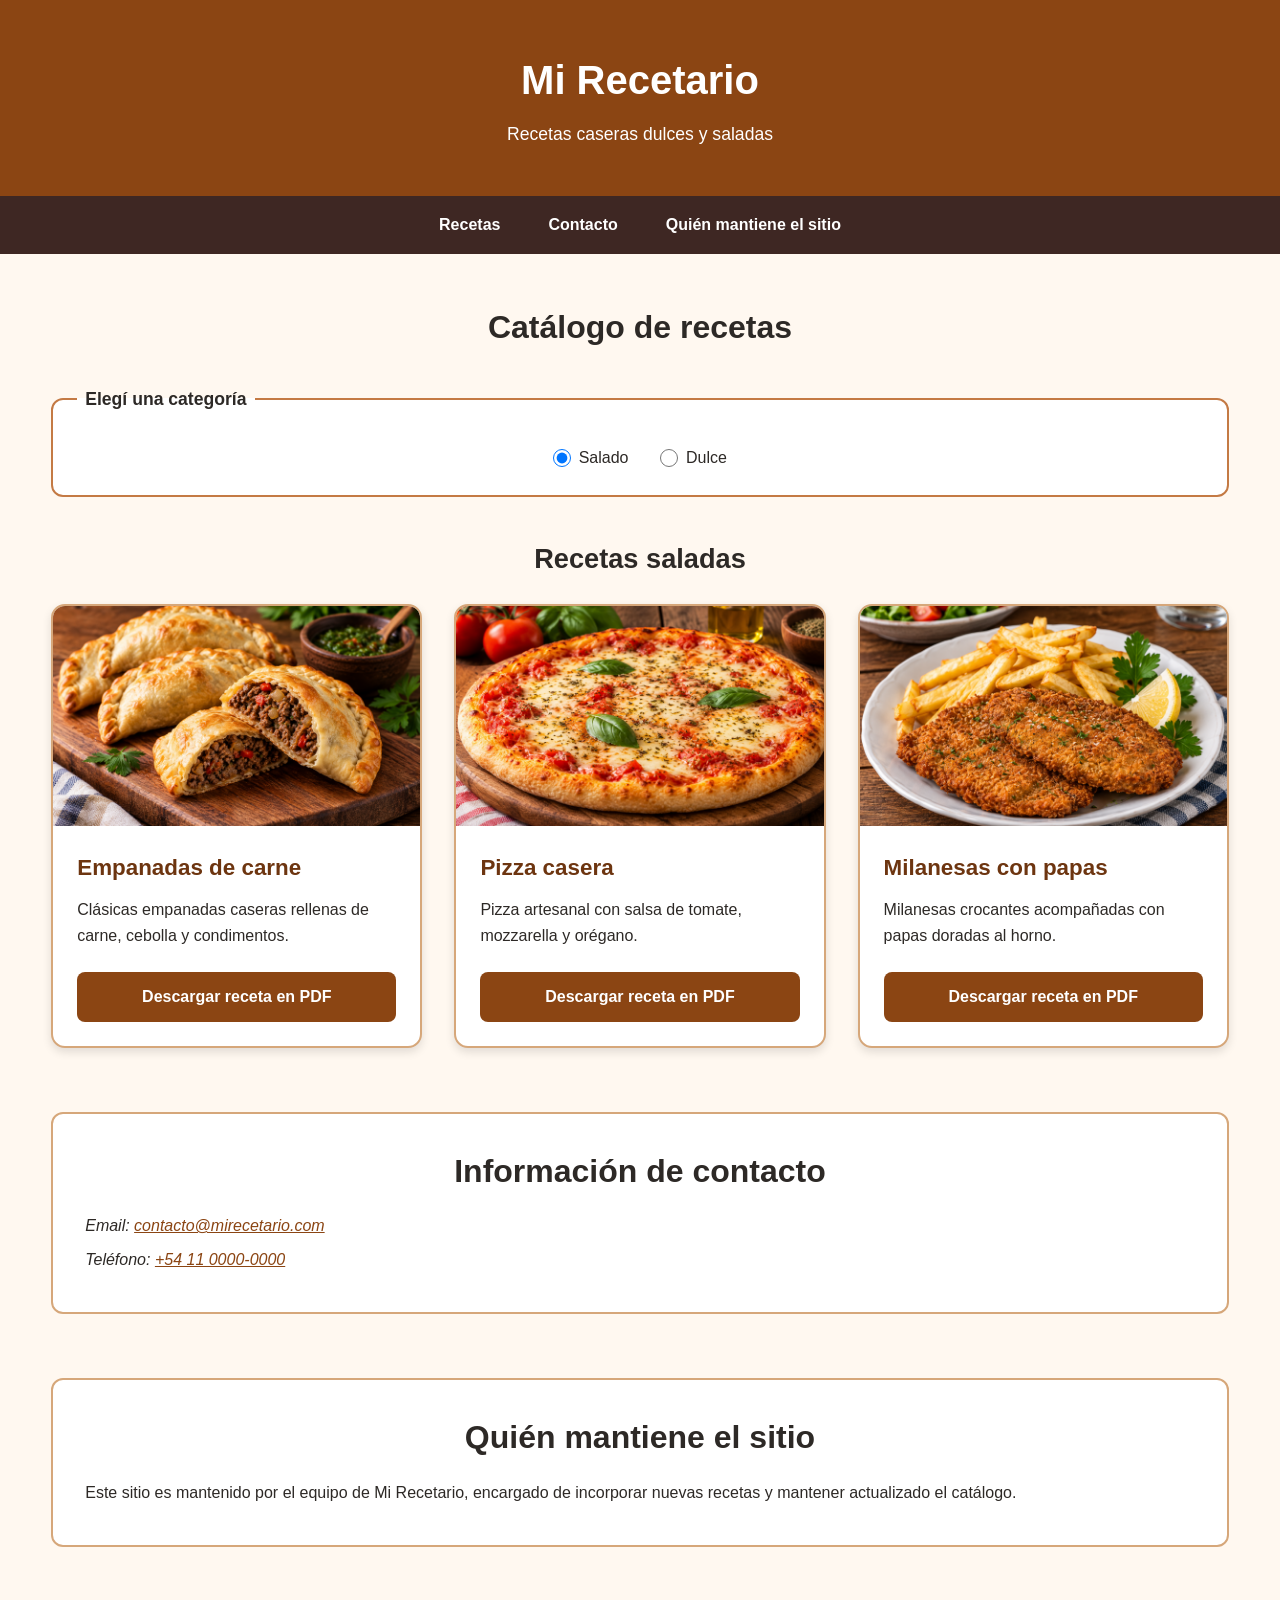
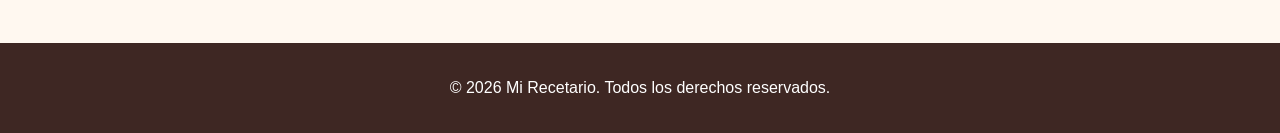
<file: sitioChatGPT/index.html>
<!DOCTYPE html>
<html lang="es">
<head>
    <meta charset="UTF-8">
    <meta name="viewport" content="width=device-width, initial-scale=1.0">
    <meta name="description" content="Sitio web de recetas de cocina dulces y saladas.">
    <title>Recetario</title>

    <link rel="stylesheet" href="estilosIA.css">
</head>

<body>

    <header>
        <h1>Mi Recetario</h1>
        <p>Recetas caseras dulces y saladas</p>
    </header>

    <nav aria-label="Navegación principal">
        <ul>
            <li><a href="#recetas">Recetas</a></li>
            <li><a href="#contacto">Contacto</a></li>
            <li><a href="#mantenimiento">Quién mantiene el sitio</a></li>
        </ul>
    </nav>

    <main>

        <section id="recetas" aria-labelledby="titulo-recetas">

            <h2 id="titulo-recetas">Catálogo de recetas</h2>

            <!--
                Los radio buttons permiten seleccionar una categoría
                y CSS se encarga de mostrar las recetas correspondientes.
            -->
            <fieldset class="selector-categoria">

                <legend>Elegí una categoría</legend>

                <div class="opciones-categoria">

                    <div>
                        <input
                            type="radio"
                            id="categoria-salado"
                            name="categoria"
                            value="salado"
                            checked
                        >
                        <label for="categoria-salado">Salado</label>
                    </div>

                    <div>
                        <input
                            type="radio"
                            id="categoria-dulce"
                            name="categoria"
                            value="dulce"
                        >
                        <label for="categoria-dulce">Dulce</label>
                    </div>

                </div>

            </fieldset>

            <!-- RECETAS SALADAS -->
            <section
                id="salado"
                class="recetas categoria-salada"
                aria-labelledby="titulo-salado"
            >
                <h3 id="titulo-salado">Recetas saladas</h3>

                <div class="grilla-recetas">

                    <article class="receta">
                        <img
                            src="imágenes/receta1.png"
                            alt="Empanadas caseras de carne"
                        >

                        <div class="contenido-receta">
                            <h4>Empanadas de carne</h4>

                            <p>
                                Clásicas empanadas caseras rellenas de carne,
                                cebolla y condimentos.
                            </p>

                            <a
                                class="boton-pdf"
                                href="recetarios/receta1.pdf"
                                download
                            >
                                Descargar receta en PDF
                            </a>
                        </div>
                    </article>

                    <article class="receta">
                        <img
                            src="imágenes/receta2.png"
                            alt="Pizza casera con queso y tomate"
                        >

                        <div class="contenido-receta">
                            <h4>Pizza casera</h4>

                            <p>
                                Pizza artesanal con salsa de tomate,
                                mozzarella y orégano.
                            </p>

                            <a
                                class="boton-pdf"
                                href="recetarios/receta2.pdf"
                                download
                            >
                                Descargar receta en PDF
                            </a>
                        </div>
                    </article>

                    <article class="receta">
                        <img
                            src="imágenes/receta3.png"
                            alt="Milanesas caseras acompañadas con papas"
                        >

                        <div class="contenido-receta">
                            <h4>Milanesas con papas</h4>

                            <p>
                                Milanesas crocantes acompañadas con
                                papas doradas al horno.
                            </p>

                            <a
                                class="boton-pdf"
                                href="recetarios/receta3.pdf"
                                download
                            >
                                Descargar receta en PDF
                            </a>
                        </div>
                    </article>

                </div>
            </section>

            <!-- RECETAS DULCES -->
            <section
                id="dulce"
                class="recetas categoria-dulce"
                aria-labelledby="titulo-dulce"
            >
                <h3 id="titulo-dulce">Recetas dulces</h3>

                <div class="grilla-recetas">

                    <article class="receta">
                        <img
                            src="imágenes/receta4.png"
                            alt="Torta de chocolate decorada"
                        >

                        <div class="contenido-receta">
                            <h4>Torta de chocolate</h4>

                            <p>
                                Una torta húmeda de chocolate ideal
                                para compartir.
                            </p>

                            <a
                                class="boton-pdf"
                                href="recetarios/receta4.pdf"
                                download
                            >
                                Descargar receta en PDF
                            </a>
                        </div>
                    </article>

                    <article class="receta">
                        <img
                            src="imágenes/receta5.png"
                            alt="Alfajores caseros rellenos con dulce de leche"
                        >

                        <div class="contenido-receta">
                            <h4>Alfajores de dulce de leche</h4>

                            <p>
                                Delicados alfajores caseros rellenos
                                con dulce de leche.
                            </p>

                            <a
                                class="boton-pdf"
                                href="recetarios/receta5.pdf"
                                download
                            >
                                Descargar receta en PDF
                            </a>
                        </div>
                    </article>

                    <article class="receta">
                        <img
                            src="imágenes/receta6.png"
                            alt="Budín de vainilla casero"
                        >

                        <div class="contenido-receta">
                            <h4>Budín de vainilla</h4>

                            <p>
                                Budín suave y esponjoso, perfecto
                                para acompañar el mate.
                            </p>

                            <a
                                class="boton-pdf"
                                href="recetarios/receta6.pdf"
                                download
                            >
                                Descargar receta en PDF
                            </a>
                        </div>
                    </article>

                </div>
            </section>

        </section>

        <section id="contacto" class="informacion">
            <h2>Información de contacto</h2>

            <address>
                <p>
                    Email:
                    <a href="mailto:contacto@mirecetario.com">
                        contacto@mirecetario.com
                    </a>
                </p>

                <p>
                    Teléfono:
                    <a href="tel:+541100000000">
                        +54 11 0000-0000
                    </a>
                </p>
            </address>
        </section>

        <section id="mantenimiento" class="informacion">
            <h2>Quién mantiene el sitio</h2>

            <p>
                Este sitio es mantenido por el equipo de Mi Recetario,
                encargado de incorporar nuevas recetas y mantener
                actualizado el catálogo.
            </p>
        </section>

    </main>

    <footer>
        <p>&copy; 2026 Mi Recetario. Todos los derechos reservados.</p>
    </footer>

</body>
</html>
</file>
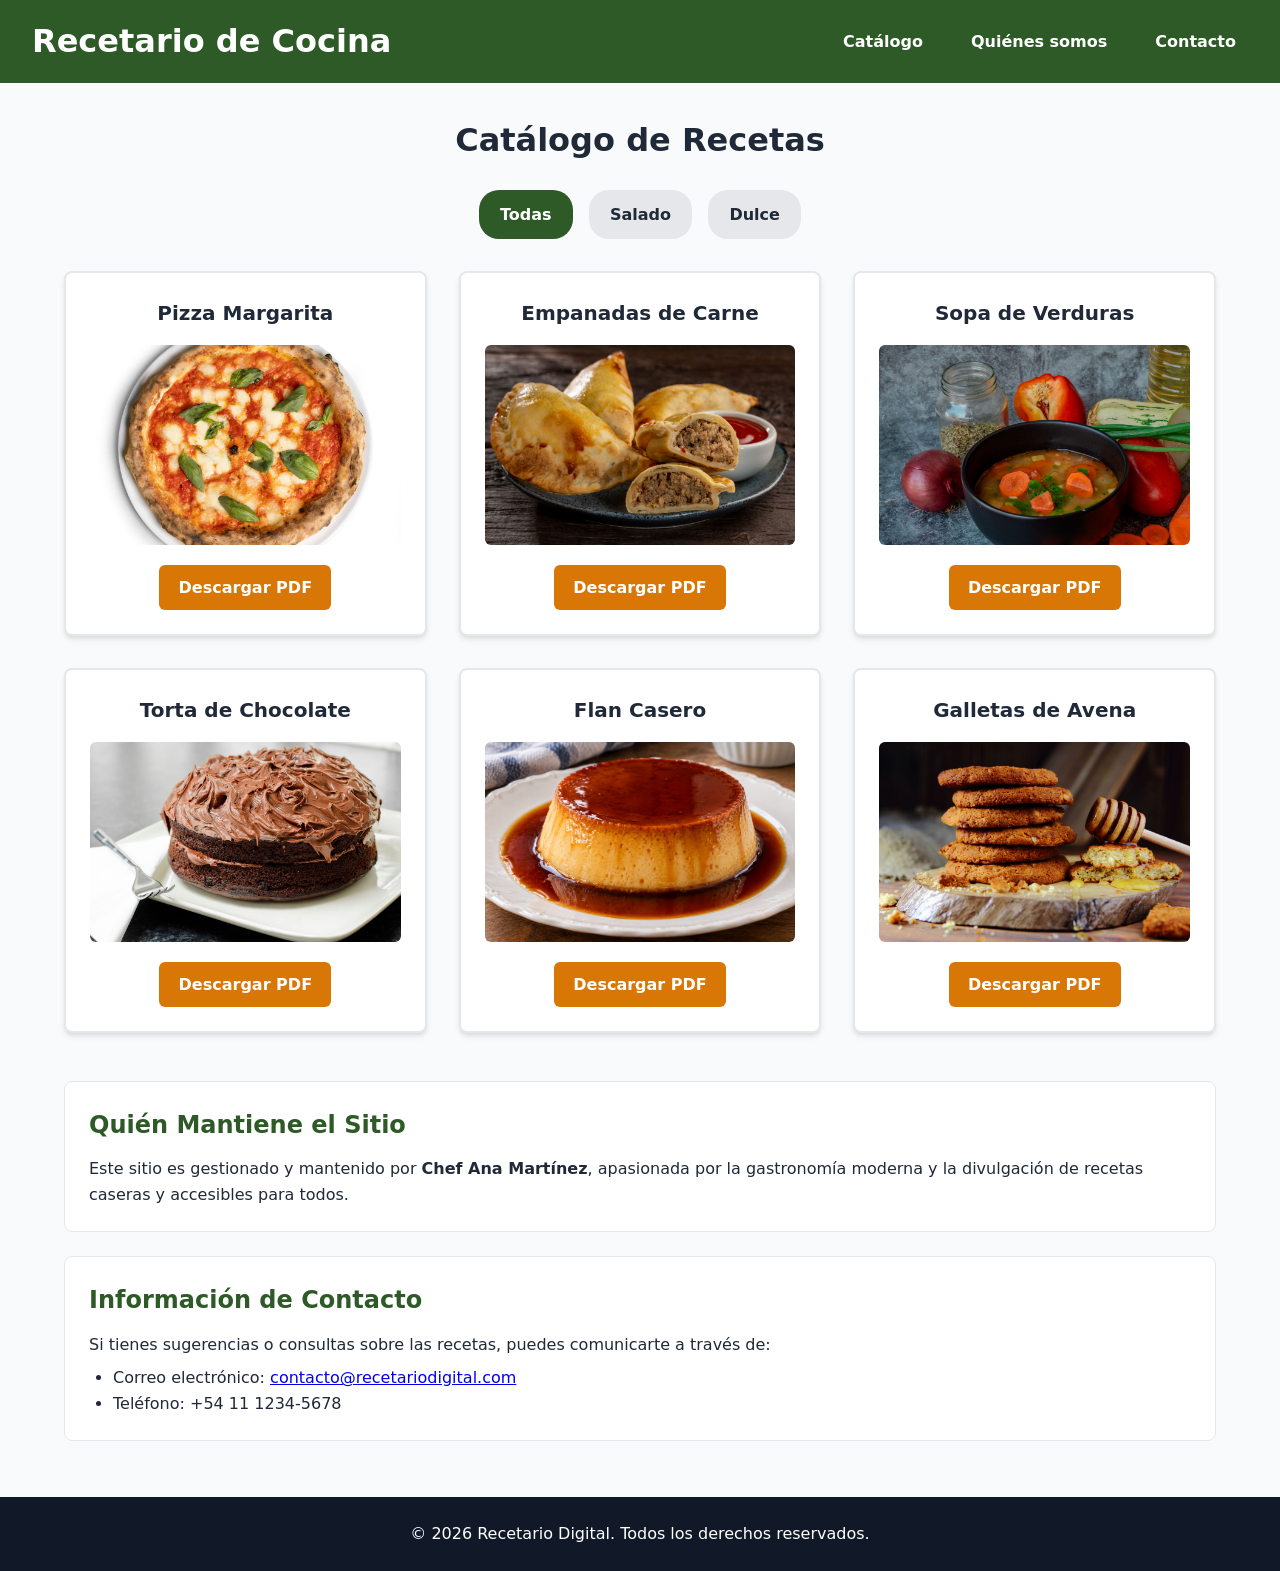
<file: sitioGemini/index.html>
<!DOCTYPE html>
<html lang="es">
<head>
  <meta charset="UTF-8">
  <meta name="viewport" content="width=device-width, initial-scale=1.0">
  <meta name="description" content="Recetario digital de cocina con deliciosas recetas saladas y dulces.">
  <title>Recetario Digital</title>
  <link rel="stylesheet" href="estilosIA.css">
</head>
<body>

  <!-- Encabezado y Navegación Principal -->
  <header class="header">
    <div class="logo">
      <h1>Recetario de Cocina</h1>
    </div>
    <nav aria-label="Navegación principal">
      <ul class="nav-links">
        <li><a href="#catalogo">Catálogo</a></li>
        <li><a href="#autor">Quiénes somos</a></li>
        <li><a href="#contacto">Contacto</a></li>
      </ul>
    </nav>
  </header>

  <main class="contenedor-principal">

    <!-- Sección del Catálogo de Recetas -->
    <section id="catalogo" class="seccion-catalogo" aria-labelledby="titulo-catalogo">
      <h2 id="titulo-catalogo">Catálogo de Recetas</h2>

      <!-- Radio buttons en el mismo nivel jerárquico que la grilla -->
      <input type="radio" id="cat-todas" name="categoria" value="todas" checked class="radio-filtro">
      <input type="radio" id="cat-salado" name="categoria" value="salado" class="radio-filtro">
      <input type="radio" id="cat-dulce" name="categoria" value="dulce" class="radio-filtro">

      <!-- Botones visuales asociados a los radio buttons -->
      <div class="filtro-categorias" role="radiogroup" aria-label="Filtro por categoría">
        <label for="cat-todas">Todas</label>
        <label for="cat-salado">Salado</label>
        <label for="cat-dulce">Dulce</label>
      </div>

      <!-- Grilla de Recetas -->
      <div class="grid-recetas">

        <!-- ===== CATEGORÍA: SALADO ===== -->
        <article class="tarjeta-receta salado">
          <h3>Pizza Margarita</h3>
          <div class="imagen-contenedor">
            <img src="imágenes/receta1.png" alt="Pizza Margarita recién horneada con albahaca fresca y queso fundido">
          </div>
          <a href="recetarios/receta1.pdf" class="btn-descarga" download aria-label="Descargar PDF de receta Pizza Margarita">
            Descargar PDF
          </a>
        </article>

        <article class="tarjeta-receta salado">
          <h3>Empanadas de Carne</h3>
          <div class="imagen-contenedor">
            <img src="imágenes/receta2.png" alt="Empanadas doradas de carne cocinadas al horno">
          </div>
          <a href="recetarios/receta2.pdf" class="btn-descarga" download aria-label="Descargar PDF de receta Empanadas de Carne">
            Descargar PDF
          </a>
        </article>

        <article class="tarjeta-receta salado">
          <h3>Sopa de Verduras</h3>
          <div class="imagen-contenedor">
            <img src="imágenes/receta3.png" alt="Tazón de sopa casera con verduras variadas picadas">
          </div>
          <a href="recetarios/receta3.pdf" class="btn-descarga" download aria-label="Descargar PDF de receta Sopa de Verduras">
            Descargar PDF
          </a>
        </article>

        <!-- ===== CATEGORÍA: DULCE ===== -->
        <article class="tarjeta-receta dulce">
          <h3>Torta de Chocolate</h3>
          <div class="imagen-contenedor">
            <img src="imágenes/receta4.png" alt="Porción de torta húmeda de chocolate con cobertura esponjosa">
          </div>
          <a href="recetarios/receta4.pdf" class="btn-descarga" download aria-label="Descargar PDF de receta Torta de Chocolate">
            Descargar PDF
          </a>
        </article>

        <article class="tarjeta-receta dulce">
          <h3>Flan Casero</h3>
          <div class="imagen-contenedor">
            <img src="imágenes/receta5.png" alt="Flan casero tradicional de huevo servido con abundante caramelo">
          </div>
          <a href="recetarios/receta5.pdf" class="btn-descarga" download aria-label="Descargar PDF de receta Flan Casero">
            Descargar PDF
          </a>
        </article>

        <article class="tarjeta-receta dulce">
          <h3>Galletas de Avena</h3>
          <div class="imagen-contenedor">
            <img src="imágenes/receta6.png" alt="Plato con galletas crocantes de avena y pasas de uva">
          </div>
          <a href="recetarios/receta6.pdf" class="btn-descarga" download aria-label="Descargar PDF de receta Galletas de Avena">
            Descargar PDF
          </a>
        </article>

      </div>
    </section>

    <!-- Información del Mantenedor -->
    <section id="autor" class="seccion-info" aria-labelledby="titulo-autor">
      <h2 id="titulo-autor">Quién Mantiene el Sitio</h2>
      <p>Este sitio es gestionado y mantenido por <strong>Chef Ana Martínez</strong>, apasionada por la gastronomía moderna y la divulgación de recetas caseras y accesibles para todos.</p>
    </section>

    <!-- Información de Contacto -->
    <section id="contacto" class="seccion-info" aria-labelledby="titulo-contacto">
      <h2 id="titulo-contacto">Información de Contacto</h2>
      <p>Si tienes sugerencias o consultas sobre las recetas, puedes comunicarte a través de:</p>
      <ul>
        <li>Correo electrónico: <a href="mailto:contacto@recetariodigital.com">contacto@recetariodigital.com</a></li>
        <li>Teléfono: +54 11 1234-5678</li>
      </ul>
    </section>

  </main>

  <!-- Pie de página -->
  <footer class="footer">
    <p>&copy; 2026 Recetario Digital. Todos los derechos reservados.</p>
  </footer>

</body>
</html>
</file>
<file: sitioChatGPT/estilosIA.css>
/* =========================
   ESTILOS GENERALES
   ========================= */

* {
    box-sizing: border-box;
    margin: 0;
    padding: 0;
}

html {
    scroll-behavior: smooth;
}

body {
    font-family: Arial, Helvetica, sans-serif;
    line-height: 1.6;
    color: #2d2926;
    background-color: #fff8f0;
}

a {
    color: #8b4513;
}

a:focus,
input:focus {
    outline: 3px solid #1d70b8;
    outline-offset: 3px;
}


/* =========================
   ENCABEZADO
   ========================= */

header {
    text-align: center;
    padding: 3rem 1rem;
    background-color: #8b4513;
    color: white;
}

header h1 {
    font-size: 2.5rem;
    margin-bottom: 0.5rem;
}

header p {
    font-size: 1.1rem;
}


/* =========================
   NAVEGACIÓN
   ========================= */

nav {
    background-color: #3e2723;
    position: sticky;
    top: 0;
    z-index: 10;
}

nav ul {
    list-style: none;
    display: flex;
    justify-content: center;
    flex-wrap: wrap;
}

nav a {
    display: block;
    padding: 1rem 1.5rem;
    color: white;
    text-decoration: none;
    font-weight: bold;
}

nav a:hover,
nav a:focus {
    background-color: #6d4c41;
}


/* =========================
   CONTENIDO PRINCIPAL
   ========================= */

main {
    width: min(1200px, 92%);
    margin: 0 auto;
    padding: 3rem 0;
}

main h2 {
    text-align: center;
    margin-bottom: 2rem;
    font-size: 2rem;
}


/* =========================
   SELECTOR DE CATEGORÍA
   ========================= */

.selector-categoria {
    border: 2px solid #c47a44;
    border-radius: 12px;
    padding: 1.5rem;
    margin-bottom: 2.5rem;
    background-color: #fff;
}

.selector-categoria legend {
    font-weight: bold;
    padding: 0 0.5rem;
    font-size: 1.1rem;
}

.opciones-categoria {
    display: flex;
    justify-content: center;
    gap: 2rem;
    margin-top: 0.5rem;
}

.opciones-categoria div {
    display: flex;
    align-items: center;
    gap: 0.5rem;
}

.opciones-categoria input {
    width: 1.1rem;
    height: 1.1rem;
}


/* =========================
   SISTEMA DE CATEGORÍAS
   ========================= */

/*
   Inicialmente ocultamos las dos categorías.
*/

.recetas {
    display: none;
}

/*
   Si se selecciona "Salado", mostramos
   solamente las recetas saladas.
*/

body:has(#categoria-salado:checked) .categoria-salada {
    display: block;
}

/*
   Si se selecciona "Dulce", mostramos
   solamente las recetas dulces.
*/

body:has(#categoria-dulce:checked) .categoria-dulce {
    display: block;
}

.recetas > h3 {
    text-align: center;
    font-size: 1.7rem;
    margin-bottom: 1.5rem;
}


/* =========================
   TARJETAS DE RECETAS
   ========================= */

.grilla-recetas {
    display: grid;
    grid-template-columns: repeat(3, 1fr);
    gap: 2rem;
}

.receta {
    background-color: white;
    border: 2px solid #d6a77a;
    border-radius: 14px;
    overflow: hidden;

    box-shadow: 0 4px 10px rgba(0, 0, 0, 0.12);

    display: flex;
    flex-direction: column;

    transition:
        transform 0.2s ease,
        box-shadow 0.2s ease;
}

.receta:hover {
    transform: translateY(-4px);
    box-shadow: 0 8px 18px rgba(0, 0, 0, 0.16);
}

.receta img {
    display: block;
    width: 100%;
    height: 220px;
    object-fit: cover;
}

.contenido-receta {
    padding: 1.5rem;

    display: flex;
    flex-direction: column;
    flex-grow: 1;
}

.contenido-receta h4 {
    font-size: 1.4rem;
    margin-bottom: 0.7rem;
    color: #6d3510;
}

.contenido-receta p {
    margin-bottom: 1.5rem;
}


/* =========================
   BOTÓN PDF
   ========================= */

.boton-pdf {
    display: inline-block;
    margin-top: auto;
    padding: 0.75rem 1rem;

    background-color: #8b4513;
    color: white;

    border-radius: 8px;

    text-align: center;
    text-decoration: none;
    font-weight: bold;
}

.boton-pdf:hover,
.boton-pdf:focus {
    background-color: #5d2d0c;
}


/* =========================
   INFORMACIÓN
   ========================= */

.informacion {
    margin-top: 4rem;
    padding: 2rem;

    background-color: white;
    border: 2px solid #d6a77a;
    border-radius: 12px;
}

.informacion h2 {
    margin-bottom: 1rem;
}

.informacion p {
    margin-bottom: 0.5rem;
}


/* =========================
   PIE DE PÁGINA
   ========================= */

footer {
    margin-top: 3rem;
    padding: 2rem;

    text-align: center;

    background-color: #3e2723;
    color: white;
}


/* =========================
   RESPONSIVE - TABLET
   ========================= */

@media (max-width: 900px) {

    .grilla-recetas {
        grid-template-columns: repeat(2, 1fr);
    }

}


/* =========================
   RESPONSIVE - CELULAR
   ========================= */

@media (max-width: 600px) {

    header h1 {
        font-size: 2rem;
    }

    nav ul {
        flex-direction: column;
        text-align: center;
    }

    nav a {
        padding: 0.75rem;
    }

    main {
        width: 94%;
        padding: 2rem 0;
    }

    .opciones-categoria {
        flex-direction: column;
        align-items: flex-start;
        gap: 1rem;
    }

    .grilla-recetas {
        grid-template-columns: 1fr;
    }

    .receta img {
        height: 200px;
    }

}
</file>
<file: sitioGemini/estilosIA.css>
/* ==========================================================================
   1. RESET Y VARIABLES GLOBALES
   ========================================================================== */
:root {
  --color-principal: #2d5a27;
  --color-principal-hover: #1e3d1a;
  --color-secundario: #d97706;
  --color-fondo: #f9fafb;
  --color-tarjeta: #ffffff;
  --color-texto: #1f2937;
  --color-borde: #e5e7eb;
  
  --fuente-base: system-ui, -apple-system, BlinkMacSystemFont, 'Segoe UI', Roboto, Oxygen, Ubuntu, Cantarell, sans-serif;
  --sombra: 0 4px 6px -1px rgba(0, 0, 0, 0.1), 0 2px 4px -1px rgba(0, 0, 0, 0.06);
  --transicion: all 0.3s ease;
}

* {
  box-sizing: border-box;
  margin: 0;
  padding: 0;
}

body {
  font-family: var(--fuente-base);
  background-color: var(--color-fondo);
  color: var(--color-texto);
  line-height: 1.6;
  display: flex;
  flex-direction: column;
  min-height: 100vh;
}

/* ==========================================================================
   2. HEADER Y NAVEGACIÓN
   ========================================================================== */
.header {
  background-color: var(--color-principal);
  color: white;
  padding: 1rem 2rem;
  display: flex;
  flex-wrap: wrap;
  justify-content: space-between;
  align-items: center;
  gap: 1rem;
}

.nav-links {
  display: flex;
  list-style: none;
  gap: 1.5rem;
}

.nav-links a {
  color: white;
  text-decoration: none;
  font-weight: 600;
  padding: 0.5rem 0.75rem;
  border-radius: 4px;
  transition: var(--transicion);
}

.nav-links a:hover,
.nav-links a:focus-visible {
  background-color: var(--color-principal-hover);
  outline: 2px solid white;
}

/* ==========================================================================
   3. ESTRUCTURA PRINCIPAL Y FILTRADO POR CATEGORÍAS (HTML/CSS)
   ========================================================================== */
.contenedor-principal {
  width: 90%;
  max-width: 1200px;
  margin: 2rem auto;
  flex: 1;
}

.seccion-catalogo {
  margin-bottom: 3rem;
}

.seccion-catalogo h2 {
  text-align: center;
  margin-bottom: 1.5rem;
  font-size: 2rem;
}

/* Ocultar los radio buttons reales pero dejarlos funcionales */
.radio-filtro {
  position: absolute;
  opacity: 0;
  pointer-events: none;
}

/* Contenedor de botones visuales (labels) */
.filtro-categorias {
  display: flex;
  justify-content: center;
  gap: 1rem;
  margin-bottom: 2rem;
}

.filtro-categorias label {
  padding: 0.6rem 1.2rem;
  background-color: #e5e7eb;
  border: 2px solid transparent;
  border-radius: 20px;
  cursor: pointer;
  font-weight: 600;
  transition: var(--transicion);
}

.filtro-categorias label:hover {
  background-color: #d1d5db;
}

/* Estado seleccionado de los botones */
#cat-todas:checked ~ .filtro-categorias label[for="cat-todas"],
#cat-salado:checked ~ .filtro-categorias label[for="cat-salado"],
#cat-dulce:checked ~ .filtro-categorias label[for="cat-dulce"] {
  background-color: var(--color-principal);
  color: white;
}

/* Foco accesible al navegar con teclado */
.radio-filtro:focus-visible ~ .filtro-categorias label {
  outline: 3px solid var(--color-secundario);
}

/* LÓGICA DE FILTRADO CON CSS */
#cat-salado:checked ~ .grid-recetas .dulce {
  display: none !important;
}

#cat-dulce:checked ~ .grid-recetas .salado {
  display: none !important;
}

/* ==========================================================================
   4. TARJETAS DE RECETAS
   ========================================================================== */
.grid-recetas {
  display: grid;
  grid-template-columns: repeat(auto-fill, minmax(280px, 1fr));
  gap: 2rem;
}

.tarjeta-receta {
  background-color: var(--color-tarjeta);
  border: 2px solid var(--color-borde);
  border-radius: 8px;
  padding: 1.5rem;
  box-shadow: var(--sombra);
  display: flex;
  flex-direction: column;
  justify-content: space-between;
  align-items: center;
  text-align: center;
  transition: var(--transicion);
}

.tarjeta-receta:hover {
  transform: translateY(-4px);
  border-color: var(--color-principal);
}

.tarjeta-receta h3 {
  font-size: 1.25rem;
  margin-bottom: 1rem;
  color: var(--color-texto);
}

.imagen-contenedor {
  width: 100%;
  height: 200px;
  overflow: hidden;
  border-radius: 6px;
  margin-bottom: 1.25rem;
  background-color: #f3f4f6;
}

.imagen-contenedor img {
  width: 100%;
  height: 100%;
  object-fit: cover;
}

.btn-descarga {
  display: inline-block;
  background-color: var(--color-secundario);
  color: white;
  text-decoration: none;
  padding: 0.6rem 1.2rem;
  border-radius: 6px;
  font-weight: 600;
  transition: var(--transicion);
}

.btn-descarga:hover {
  background-color: #b45309;
}

.btn-descarga:focus-visible {
  outline: 3px solid var(--color-principal);
  outline-offset: 2px;
}

/* ==========================================================================
   5. SECCIONES SECUNDARIAS Y FOOTER
   ========================================================================== */
.seccion-info {
  background-color: white;
  border: 1px solid var(--color-borde);
  border-radius: 8px;
  padding: 1.5rem;
  margin-bottom: 1.5rem;
}

.seccion-info h2 {
  margin-bottom: 0.75rem;
  color: var(--color-principal);
}

.seccion-info ul {
  margin-left: 1.5rem;
  margin-top: 0.5rem;
}

.footer {
  background-color: #111827;
  color: white;
  text-align: center;
  padding: 1.5rem;
  margin-top: auto;
}

/* ==========================================================================
   6. RESPONSIVIDAD
   ========================================================================== */
@media (max-width: 600px) {
  .header {
    flex-direction: column;
    text-align: center;
  }

  .nav-links {
    flex-direction: column;
    gap: 0.5rem;
    width: 100%;
  }

  .filtro-categorias {
    flex-wrap: wrap;
  }
}
</file>
